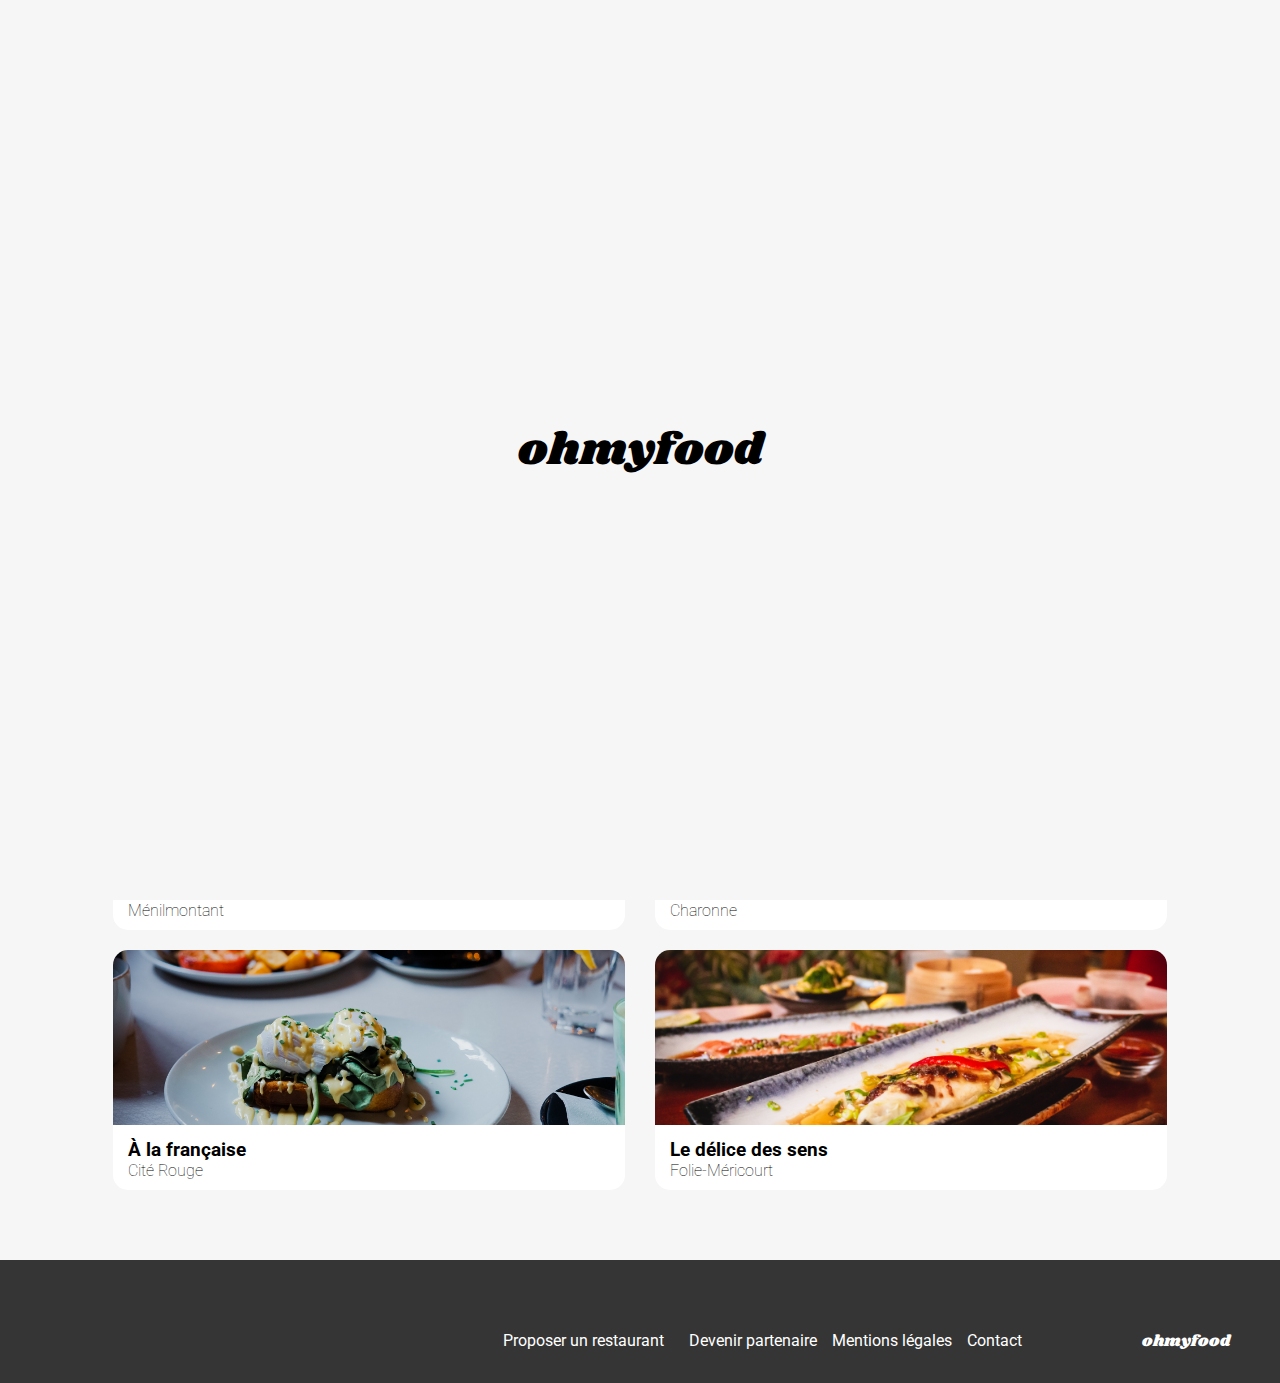
<file: index.html>
<!DOCTYPE html>
<html lang="fr">
<head>
    <meta charset="UTF-8">
    <meta name="viewport" content="width=device-width, initial-scale=1.0">
    <link rel="stylesheet" href="https://cdnjs.cloudflare.com/ajax/libs/font-awesome/6.4.2/css/all.min.css" integrity="sha512-z3gLpd7yknf1YoNbCzqRKc4qyor8gaKU1qmn+CShxbuBusANI9QpRohGBreCFkKxLhei6S9CQXFEbbKuqLg0DA==" crossorigin="anonymous" referrerpolicy="no-referrer" />
    <link rel="preconnect" href="https://fonts.gstatic.com" crossorigin>
    <link href="https://fonts.googleapis.com/css2?family=Manrope:wght@200&family=Montserrat:wght@100&family=Roboto:wght@100;500&family=Shrikhand&display=swap" rel="stylesheet">
    <link rel="stylesheet" href="./scss/style.css">
    <title>OhMyFood - Accueil</title>
</head>
<body>
    <div class="loader">
        <span class="letter">o</span>
        <span class="letter">h</span>
        <span class="letter">m</span>
        <span class="letter">y</span>
        <span class="letter">f</span>
        <span class="letter">o</span>
        <span class="letter">o</span>
        <span class="letter">d</span>
    </div>
    <header>
        <div class="LogoHeader">
            <img src="./Images_et_textes_Ohmyfood/images/logo/ohmyfood@2x.svg" alt="LogoOhmyfood">
        </div>
    </header>
    <div class="LocationBar">
        <form action="?" method="POST">
            <label for="search"><i class="fa-solid fa-location-dot"></i></label>
            <input class="SearchBar" type="text" id="search" name="lieu" placeholder="Paris, Belleville" required>
        </form>
    </div>
    <section class="Fond_Section">
        <div class="Reservation">
            <h1 class="Reservation_Title">Réservez le menu qui vous convient</h1>
            <p class="Reservation_Text">Découvrez des restaurants d'exception, sélectionnés par nos soins.</p>
            <a class="Reservation_Boutton" href="#Ancreun">Explorer nos restaurants</a>
        </div>
    </section>
    <section>
        <div class="Main_Title">
            <h1>Fonctionnement</h1>
        </div>
        <div class="Fonctionnement">
            <div class="Fonctionnement_Cards">
                <div class="Fonctionnement_Cards-Pastille">
                    <p>1</p>
                </div>
                <p><i class="fa-solid fa-mobile-screen-button fa_color margeicon"></i>Choisissez un restaurant</p>
            </div>
            <div class="Fonctionnement_Cards">
                <div class="Fonctionnement_Cards-Pastille">
                    <p>2</p>
                </div>
                <p><i class="fa-solid fa-list-ul fa_color margeicon"></i>Composez votre menu</p>
            </div>
            <div class="Fonctionnement_Cards">
                <div class="Fonctionnement_Cards-Pastille">
                    <p>3</p>
                </div>
                <p><i class="fa-solid fa-store fa_color margeicon"></i>Dégustez au restaurant</p>
            </div>
        </div>
    </section>
    <main class="Fond_Section">
        <div>
            <h1 id="Ancreun" class="Main_Title">Restaurants</h1>
        </div>
        <div class="Card-container">
            <article class="Card">
                <div class="Card-content">
                    <a href="./LaPaletteDuGout.html">
                        <div class="Card_Pastille">
                            <p>Nouveau</p>
                        </div>
                        <img src="./Images_et_textes_Ohmyfood/images/restaurants/jay-wennington-N_Y88TWmGwA-unsplash.jpg" alt="">
                        <h3 class="Card-title">La palette du goût</h3>
                        <p class="Card-subtitle">Ménilmontant</p>
                    </a>
                    <div class="Card_Coeur">
                        <i class="fa-regular fa-heart coeurfav"></i>
                        <i class="fa-solid fa-heart coeurfav"></i>
                    </div>
                </div>
            </article>
            <article class="Card">
                <div class="Card-content">
                    <a href="./LaNoteEnchantee.html">
                        <div class="Card_Pastille">
                            <p>Nouveau</p>
                        </div>
                        <img src="./Images_et_textes_Ohmyfood/images/restaurants/stil-u2Lp8tXIcjw-unsplash.jpg" alt="">
                        <h3 class="Card-title">La note enchantée</h3>
                        <p class="Card-subtitle">Charonne</p>
                    </a>
                    <i class="fa-regular fa-heart coeurfav"></i>
                    <i class="fa-solid fa-heart coeurfav"></i>
                </div>
            </article>
            <article class="Card">
                <div class="Card-content">
                    <a href="./ALaFrancaise.html">
                        <img src="./Images_et_textes_Ohmyfood/images/restaurants/toa-heftiba-DQKerTsQwi0-unsplash.jpg" alt="">
                        <h3 class="Card-title">À la française</h3>
                        <p class="Card-subtitle">Cité Rouge</p>
                    </a>
                    <div class="Card_Coeur">
                        <i class="fa-regular fa-heart coeurfav"></i>
                        <i class="fa-solid fa-heart coeurfav"></i>
                    </div>
                </div>
            </article>
            <article class="Card">
                <div class="Card-content">
                    <a href="./LeDeliceDesSens.html">
                        <img src="./Images_et_textes_Ohmyfood/images/restaurants/louis-hansel-shotsoflouis-qNBGVyOCY8Q-unsplash.jpg" alt="">
                        <h3 class="Card-title">Le délice des sens</h3>
                        <p class="Card-subtitle">Folie-Méricourt</p>
                    </a>
                    <div class="Card_Coeur">
                        <i class="fa-regular fa-heart coeurfav"></i>
                        <i class="fa-solid fa-heart coeurfav"></i>
                    </div>
                </div>
            </article>
        </div>
    </main>
    <footer class="BasDePage">
        <div>
            <p class="Footer-logo">ohmyfood</p>
        </div>
        <div class="Footer-Liste">
            <p><i class="fa-solid fa-utensils footericon"></i>Proposer un restaurant</p>
            <p><i class="fa-solid fa-handshake-angle footericon"></i>Devenir partenaire</p>
            <p>Mentions légales</p>
            <p><a href="mailto:samuel.dmb@outlook.fr">Contact</a></p>
        </div>
    </footer>
</body>
</html>
</file>
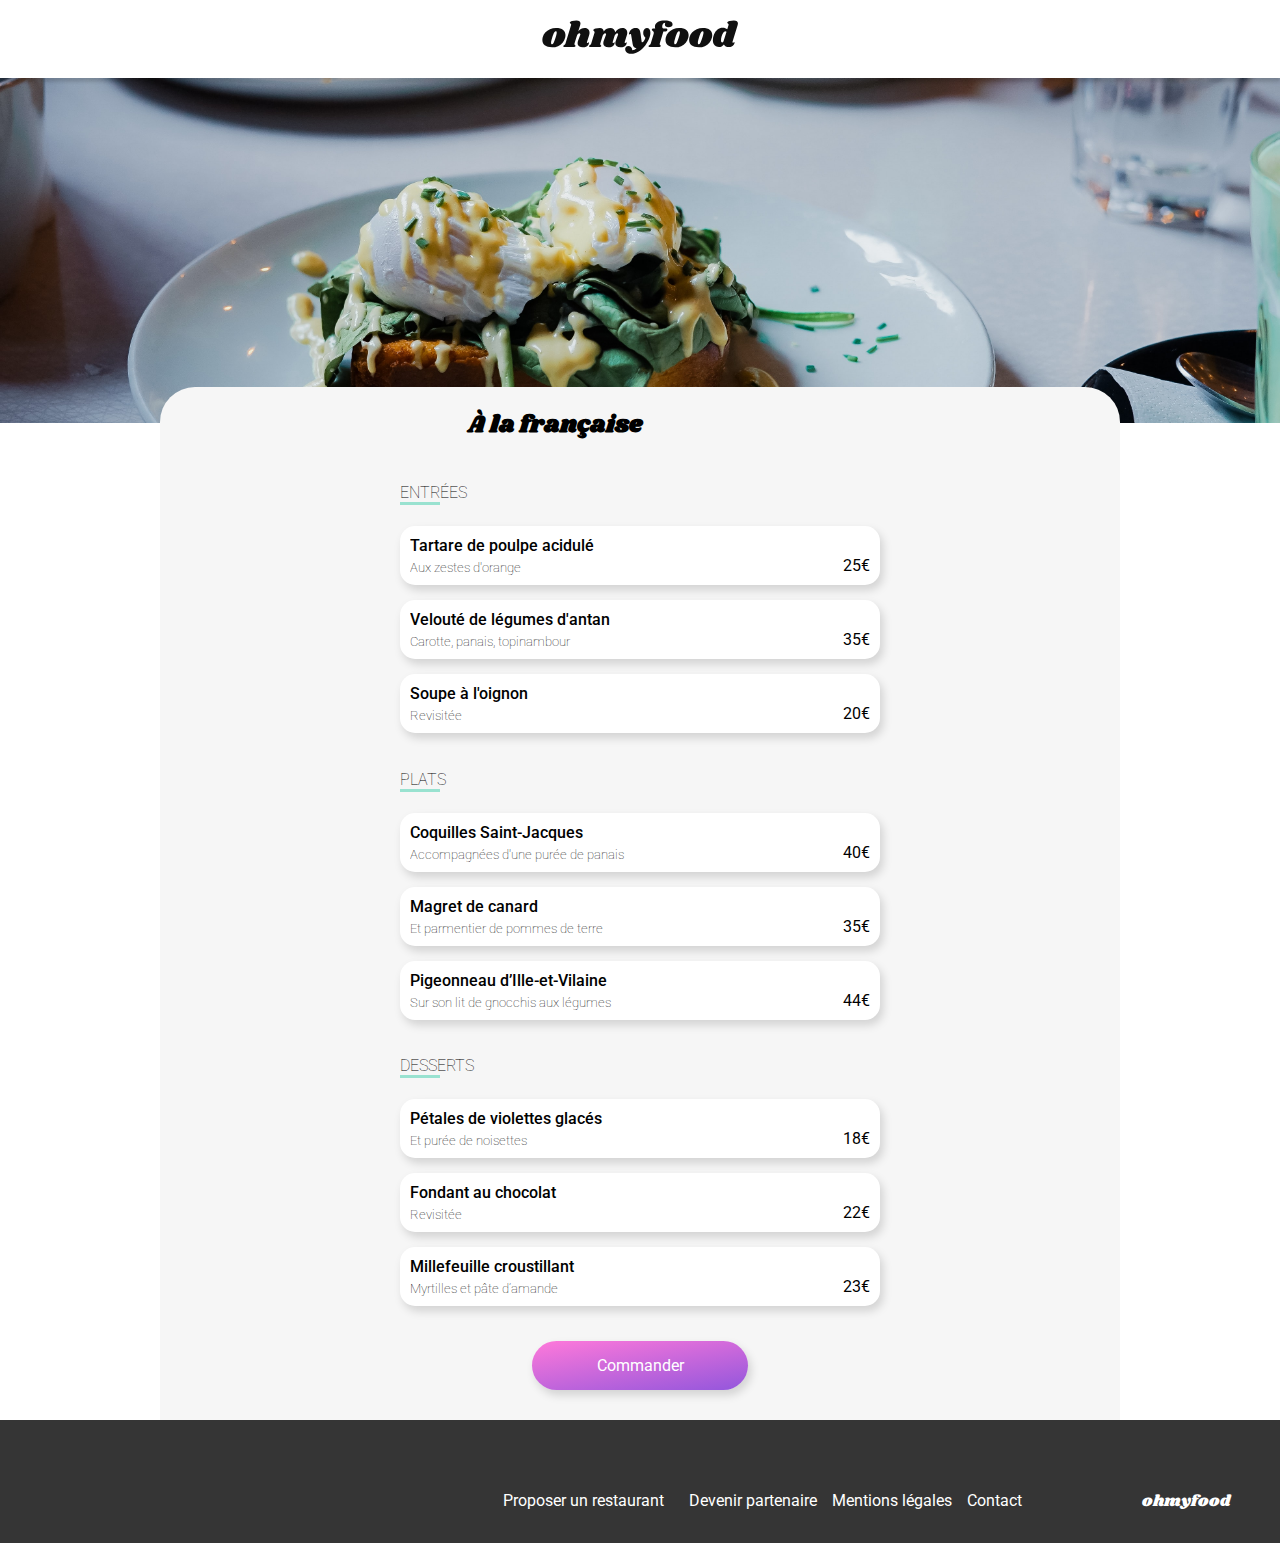
<file: ALaFrancaise.html>
<!DOCTYPE html>
<html lang="fr">
<head>
    <meta charset="UTF-8">
    <meta name="viewport" content="width=device-width, initial-scale=1.0">
    <link rel="stylesheet" href="https://cdnjs.cloudflare.com/ajax/libs/font-awesome/6.4.2/css/all.min.css" integrity="sha512-z3gLpd7yknf1YoNbCzqRKc4qyor8gaKU1qmn+CShxbuBusANI9QpRohGBreCFkKxLhei6S9CQXFEbbKuqLg0DA==" crossorigin="anonymous" referrerpolicy="no-referrer" />
    <link rel="preconnect" href="https://fonts.gstatic.com" crossorigin>
    <link href="https://fonts.googleapis.com/css2?family=Manrope:wght@200&family=Montserrat:wght@100&family=Roboto:wght@100;500&family=Shrikhand&display=swap" rel="stylesheet">
    <link rel="stylesheet" href="./scss/style.css">
    <title>Menu - À la française</title>
</head>
<body>
    <header class="Header">
        <div class="Bouton_Retour">
            <a href="./index.html"><i class="fa-solid fa-arrow-left"></i></a>
        </div>
        <div class="LogoHeader">
            <img src="./Images_et_textes_Ohmyfood/images/logo/ohmyfood@2x.svg" alt="LogoOhmyfood">
        </div>
    </header>
    <div class="ImgMenu">
        <div class="ImgPlat">
            <img class="Img_LNE" src="./Images_et_textes_Ohmyfood/images/restaurants/toa-heftiba-DQKerTsQwi0-unsplash.jpg" alt="Image À la française">
        </div>
    </div>
    <section class="Fond_Section Fond_Section--MenuEPD">
        <div class="Titre_Menu">
            <h2>À la française</h2>
            <i class="fa-regular fa-heart coeuricon"></i>
            <i class="fa-solid fa-heart coeuricon"></i>
        </div>
        <div class="MenuEPD">
            <div><h4>ENTRÉES</h4></div>
            <article class="MenuCardMeal">
                <div class="Fonctionnement_Cards Fonctionnement_Cards-Menu">
                    <div class="MenuDescription">
                        <h3>Tartare de poulpe acidulé</h3>
                        <p>Aux zestes d'orange</p>
                    </div>
                    <div class="Prix_Menu">25€</div>
                    <div class="Slide_Check">
                        <i class="fa-solid fa-check checkicon"></i>
                    </div>
                </div>
            </article>
            <article class="MenuCardMeal">
                <div class="Fonctionnement_Cards Fonctionnement_Cards-Menu">
                    <div class="MenuDescription">
                        <h3>Velouté de légumes d'antan</h3>
                        <p>Carotte, panais, topinambour</p>
                    </div>
                    <div class="Prix_Menu">35€</div>
                    <div class="Slide_Check">
                        <i class="fa-solid fa-check checkicon"></i>
                    </div>
                </div>
            </article>
            <article class="MenuCardMeal">
                <div class="Fonctionnement_Cards Fonctionnement_Cards-Menu">
                    <div class="MenuDescription">
                        <h3>Soupe à l'oignon</h3>
                        <p>Revisitée</p>
                    </div>
                    <div class="Prix_Menu">20€</div>
                    <div class="Slide_Check">
                        <i class="fa-solid fa-check checkicon"></i>
                    </div>
                </div>
            </article>
            <div><h4>PLATS</h4></div>
            <article class="MenuCardMeal">
                <div class="Fonctionnement_Cards Fonctionnement_Cards-Menu">
                    <div class="MenuDescription">
                        <h3>Coquilles Saint-Jacques</h3>
                        <p>Accompagnées d'une purée de panais</p>
                    </div>
                    <div class="Prix_Menu">40€</div>
                    <div class="Slide_Check">
                        <i class="fa-solid fa-check checkicon"></i>
                    </div>
                </div>
            </article>
            <article class="MenuCardMeal">
                <div class="Fonctionnement_Cards Fonctionnement_Cards-Menu">
                    <div class="MenuDescription">
                        <h3>Magret de canard</h3>
                        <p>Et parmentier de pommes de terre</p>
                    </div>
                    <div class="Prix_Menu">35€</div>
                    <div class="Slide_Check">
                        <i class="fa-solid fa-check checkicon"></i>
                    </div>
                </div>
            </article>
            <article class="MenuCardMeal">
                <div class="Fonctionnement_Cards Fonctionnement_Cards-Menu">
                    <div class="MenuDescription">
                        <h3>Pigeonneau d’Ille-et-Vilaine</h3>
                        <p>Sur son lit de gnocchis aux légumes</p>
                    </div>
                    <div class="Prix_Menu">44€</div>
                    <div class="Slide_Check">
                        <i class="fa-solid fa-check checkicon"></i>
                    </div>
                </div>
            </article>
            <div><h4>DESSERTS</h4></div>
            <article class="MenuCardMeal">
                <div class="Fonctionnement_Cards Fonctionnement_Cards-Menu">
                    <div class="MenuDescription">
                        <h3>Pétales de violettes glacés</h3>
                        <p>Et purée de noisettes</p>
                    </div>
                    <div class="Prix_Menu">18€</div>
                    <div class="Slide_Check">
                        <i class="fa-solid fa-check checkicon"></i>
                    </div>
                </div>
            </article>
            <article class="MenuCardMeal">
                <div class="Fonctionnement_Cards Fonctionnement_Cards-Menu">
                    <div class="MenuDescription">
                        <h3>Fondant au chocolat</h3>
                        <p>Revisitée</p>
                    </div>
                    <div class="Prix_Menu">22€</div>
                    <div class="Slide_Check">
                        <i class="fa-solid fa-check checkicon"></i>
                    </div>
                </div>
            </article>
            <article class="MenuCardMeal">
                <div class="Fonctionnement_Cards Fonctionnement_Cards-Menu">
                    <div class="MenuDescription">
                        <h3>Millefeuille croustillant</h3>
                        <p>Myrtilles et pâte d’amande</p>
                    </div>
                    <div class="Prix_Menu">23€</div>
                    <div class="Slide_Check">
                        <i class="fa-solid fa-check checkicon"></i>
                    </div>
                </div>
            </article>
        </div>
        <div class="Reservation">
            <a class="Reservation_Boutton Reservation_Boutton-Menu" href="#">Commander</a>
        </div>
    </section>
    <footer class="BasDePage">
        <div>
            <p class="Footer-logo">ohmyfood</p>
        </div>
        <div class="Footer-Liste">
            <p><i class="fa-solid fa-utensils footericon"></i>Proposer un restaurant</p>
            <p><i class="fa-solid fa-handshake-angle footericon"></i>Devenir partenaire</p>
            <p>Mentions légales</p>
            <p><a href="mailto:samuel.dmb@outlook.fr">Contact</a></p>
        </div>
    </footer>    
</body>
</html>
</file>
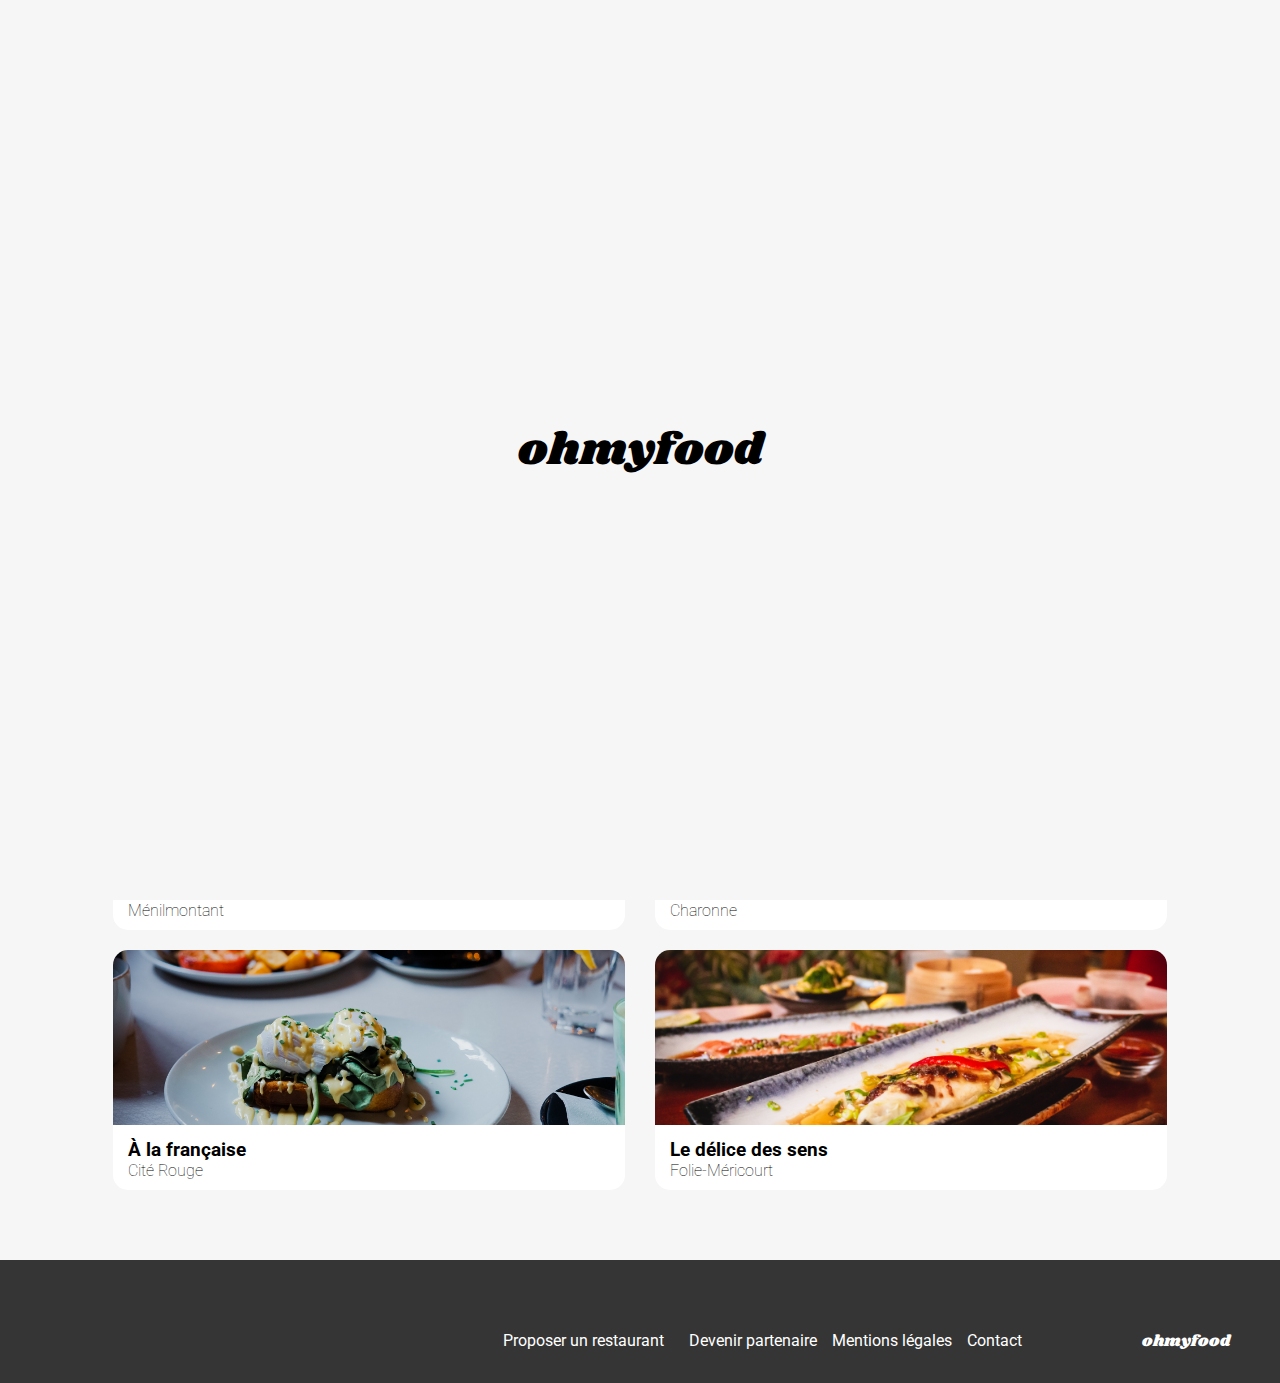
<file: homepage.html>
<!DOCTYPE html>
<html lang="fr">
<head>
    <meta charset="UTF-8">
    <meta name="viewport" content="width=device-width, initial-scale=1.0">
    <link rel="stylesheet" href="https://cdnjs.cloudflare.com/ajax/libs/font-awesome/6.4.2/css/all.min.css" integrity="sha512-z3gLpd7yknf1YoNbCzqRKc4qyor8gaKU1qmn+CShxbuBusANI9QpRohGBreCFkKxLhei6S9CQXFEbbKuqLg0DA==" crossorigin="anonymous" referrerpolicy="no-referrer" />
    <link rel="preconnect" href="https://fonts.gstatic.com" crossorigin>
    <link href="https://fonts.googleapis.com/css2?family=Manrope:wght@200&family=Montserrat:wght@100&family=Roboto:wght@100;500&family=Shrikhand&display=swap" rel="stylesheet">
    <link rel="stylesheet" href="/scss/style.css">
    <title>OhMyFood - Accueil</title>
</head>
<body>
    <div class="loader">
        <span class="letter">o</span>
        <span class="letter">h</span>
        <span class="letter">m</span>
        <span class="letter">y</span>
        <span class="letter">f</span>
        <span class="letter">o</span>
        <span class="letter">o</span>
        <span class="letter">d</span>
    </div>
    <header>
        <div class="LogoHeader">
            <img src="/Images_et_textes_Ohmyfood/images/logo/ohmyfood@2x.svg" alt="LogoOhmyfood">
        </div>
    </header>
    <div class="LocationBar">
        <form action="?" method="POST">
            <label for="search"><i class="fa-solid fa-location-dot"></i></label>
            <input class="SearchBar" type="text" id="search" name="lieu" placeholder="Paris, Belleville" required>
        </form>
    </div>
    <section class="Fond_Section">
        <div class="Reservation">
            <h1 class="Reservation_Title">Réservez le menu qui vous convient</h1>
            <p class="Reservation_Text">Découvrez des restaurants d'exception, sélectionnés par nos soins.</p>
            <a class="Reservation_Boutton" href="#Ancreun">Explorer nos restaurants</a>
        </div>
    </section>
    <section>
        <div class="Main_Title">
            <h1>Fonctionnement</h1>
        </div>
        <div class="Fonctionnement">
            <div class="Fonctionnement_Cards">
                <div class="Fonctionnement_Cards-Pastille">
                    <p>1</p>
                </div>
                <p><i class="fa-solid fa-mobile-screen-button fa_color margeicon"></i>Choisissez un restaurant</p>
            </div>
            <div class="Fonctionnement_Cards">
                <div class="Fonctionnement_Cards-Pastille">
                    <p>2</p>
                </div>
                <p><i class="fa-solid fa-list-ul fa_color margeicon"></i>Composez votre menu</p>
            </div>
            <div class="Fonctionnement_Cards">
                <div class="Fonctionnement_Cards-Pastille">
                    <p>3</p>
                </div>
                <p><i class="fa-solid fa-store fa_color margeicon"></i>Dégustez au restaurant</p>
            </div>
        </div>
    </section>
    <main class="Fond_Section">
        <div>
            <h1 id="Ancreun" class="Main_Title">Restaurants</h1>
        </div>
        <div class="Card-container">
            <article class="Card">
                <a href="LaPaletteDuGout.html">
                <div class="Card-content">
                    <div class="Card_Pastille">
                        <p>Nouveau</p>
                    </div>
                    <img src="/Images_et_textes_Ohmyfood/images/restaurants/jay-wennington-N_Y88TWmGwA-unsplash.jpg" alt="">
                    <h3 class="Card-title">La palette du goût</h3>
                    <p class="Card-subtitle">Ménilmontant</p>
                </a>
                    <div class="Card_Coeur">
                        <i class="fa-regular fa-heart coeurfav"></i>
                        <i class="fa-solid fa-heart coeurfav"></i>
                    </div>
                </div>
            </article>
            <article class="Card">
                <a href="/menu.html">
                    <div class="Card-content">
                        <div class="Card_Pastille">
                            <p>Nouveau</p>
                        </div>
                        <img src="/Images_et_textes_Ohmyfood/images/restaurants/stil-u2Lp8tXIcjw-unsplash.jpg" alt="">
                        <h3 class="Card-title">La note enchantée</h3>
                        <p class="Card-subtitle">Charonne</p>
                </a>
                    <i class="fa-regular fa-heart coeurfav"></i>
                    <i class="fa-solid fa-heart coeurfav"></i>
                </div>
            </article>
            <article class="Card">
                <a href="ALaFrancaise.html">
                <div class="Card-content">
                    <img src="/Images_et_textes_Ohmyfood/images/restaurants/toa-heftiba-DQKerTsQwi0-unsplash.jpg" alt="">
                    <h3 class="Card-title">À la française</h3>
                    <p class="Card-subtitle">Cité Rouge</p>
                </a>
                    <div class="Card_Coeur">
                        <i class="fa-regular fa-heart coeurfav"></i>
                        <i class="fa-solid fa-heart coeurfav"></i>
                    </div>
                </div>
            </article>
            <article class="Card">
                <div class="Card-content">
                    <a href="LeDeliceDesSens.html">
                    <img src="/Images_et_textes_Ohmyfood/images/restaurants/louis-hansel-shotsoflouis-qNBGVyOCY8Q-unsplash.jpg" alt="">
                    <h3 class="Card-title">Le délice des sens</h3>
                    <p class="Card-subtitle">Folie-Méricourt</p>
                </a>
                    <div class="Card_Coeur">
                        <i class="fa-regular fa-heart coeurfav"></i>
                        <i class="fa-solid fa-heart coeurfav"></i>
                    </div>
                </div>
            </article>
        </div>
    </main>
    <footer class="BasDePage">
        <div>
            <p class="Footer-logo">ohmyfood</p>
        </div>
        <div class="Footer-Liste">
            <p><i class="fa-solid fa-utensils footericon"></i>Proposer un restaurant</p>
            <p><i class="fa-solid fa-handshake-angle footericon"></i>Devenir partenaire</p>
            <p>Mentions légales</p>
            <p><a href="mailto:samuel.dmb@outlook.fr">Contact</a></p>
        </div>
    </footer>
</body>
</html>
</file>
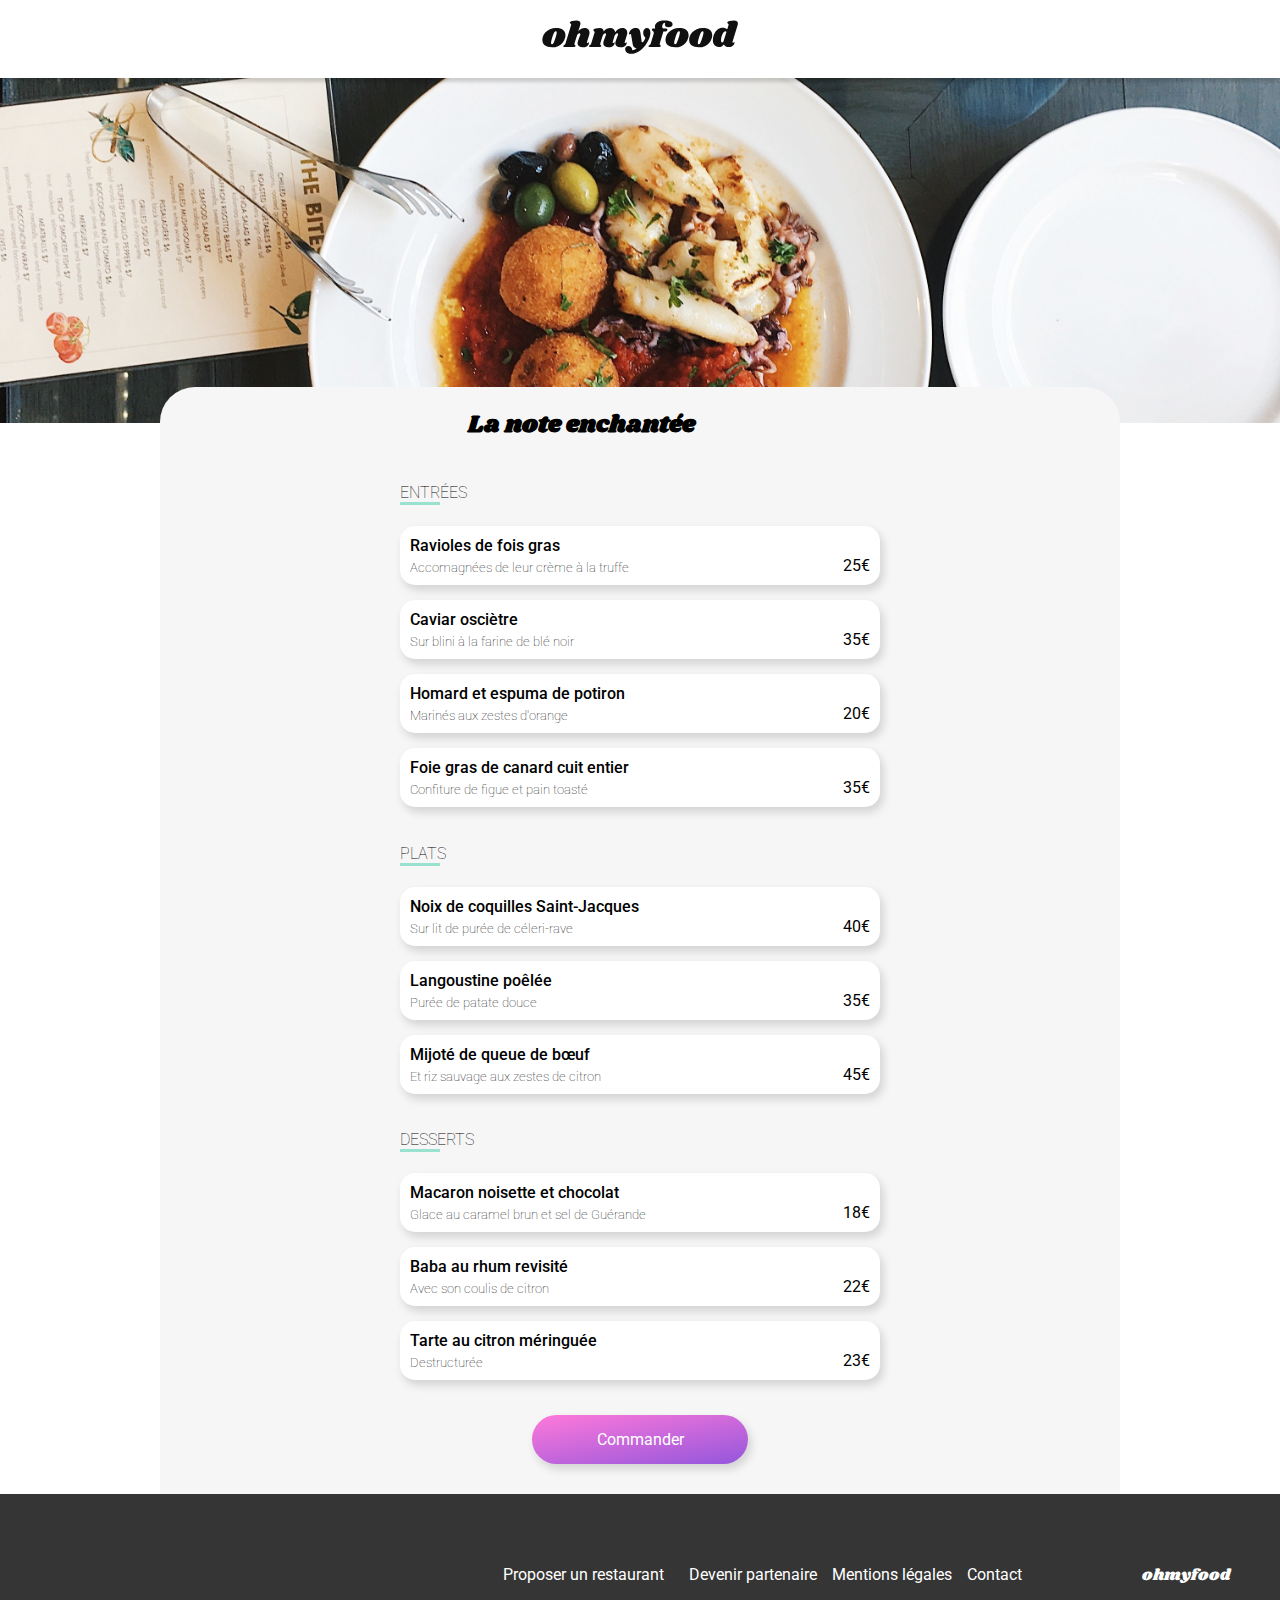
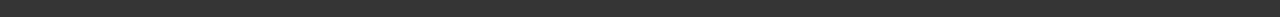
<file: LaNoteEnchantee.html>
<!DOCTYPE html>
<html lang="fr">
<head>
    <meta charset="UTF-8">
    <meta name="viewport" content="width=device-width, initial-scale=1.0">
    <link rel="stylesheet" href="https://cdnjs.cloudflare.com/ajax/libs/font-awesome/6.4.2/css/all.min.css" integrity="sha512-z3gLpd7yknf1YoNbCzqRKc4qyor8gaKU1qmn+CShxbuBusANI9QpRohGBreCFkKxLhei6S9CQXFEbbKuqLg0DA==" crossorigin="anonymous" referrerpolicy="no-referrer" />
    <link rel="preconnect" href="https://fonts.gstatic.com" crossorigin>
    <link href="https://fonts.googleapis.com/css2?family=Manrope:wght@200&family=Montserrat:wght@100&family=Roboto:wght@100;500&family=Shrikhand&display=swap" rel="stylesheet">
    <link rel="stylesheet" href="./scss/style.css">
    <title>Menu - La note enchantée</title>
</head>
<body>
    <header class="Header">
        <div class="Bouton_Retour">
            <a href="./index.html"><i class="fa-solid fa-arrow-left"></i></a>
        </div>
        <div class="LogoHeader">
            <img src="./Images_et_textes_Ohmyfood/images/logo/ohmyfood@2x.svg" alt="LogoOhmyfood">
        </div>
    </header>
    <div class="ImgMenu">
        <div class="ImgPlat">
            <img class="Img_LNE" src="./Images_et_textes_Ohmyfood/images/restaurants/stil-u2Lp8tXIcjw-unsplash.jpg" alt="Image La Note enchantée">
        </div>
    </div>
    <section class="Fond_Section Fond_Section--MenuEPD">
        <div class="Titre_Menu">
            <h2>La note enchantée</h2>
            <i class="fa-regular fa-heart coeuricon"></i>
            <i class="fa-solid fa-heart coeuricon"></i>
        </div>
        <div class="MenuEPD">
            <div><h4>ENTRÉES</h4></div>
            <article class="MenuCardMeal">
                <div class="Fonctionnement_Cards Fonctionnement_Cards-Menu">
                    <div class="MenuDescription">
                        <h3>Ravioles de fois gras</h3>
                        <p>Accomagnées de leur crème à la truffe</p>
                    </div>
                    <div class="Prix_Menu">25€</div>
                    <div class="Slide_Check">
                        <i class="fa-solid fa-check checkicon"></i>
                    </div>
                </div>
            </article>
            <article class="MenuCardMeal">
                <div class="Fonctionnement_Cards Fonctionnement_Cards-Menu">
                    <div class="MenuDescription">
                        <h3>Caviar osciètre</h3>
                        <p>Sur blini à la farine de blé noir</p>
                    </div>
                    <div class="Prix_Menu">35€</div>
                    <div class="Slide_Check">
                        <i class="fa-solid fa-check checkicon"></i>
                    </div>
                </div>
            </article>
            <article class="MenuCardMeal">
                <div class="Fonctionnement_Cards Fonctionnement_Cards-Menu">
                    <div class="MenuDescription">
                        <h3>Homard et espuma de potiron</h3>
                        <p>Marinés aux zestes d'orange</p>
                    </div>
                    <div class="Prix_Menu">20€</div>
                    <div class="Slide_Check">
                        <i class="fa-solid fa-check checkicon"></i>
                    </div>
                </div>
            </article>
            <article class="MenuCardMeal">
                <div class="Fonctionnement_Cards Fonctionnement_Cards-Menu">
                    <div class="MenuDescription">
                        <h3>Foie gras de canard cuit entier</h3>
                        <p>Confiture de figue et pain toasté</p>
                    </div>
                    <div class="Prix_Menu">35€</div>
                    <div class="Slide_Check">
                        <i class="fa-solid fa-check checkicon"></i>
                    </div>
                </div>
            </article>
            <div><h4>PLATS</h4></div>
            <article class="MenuCardMeal">
                <div class="Fonctionnement_Cards Fonctionnement_Cards-Menu">
                    <div class="MenuDescription">
                        <h3>Noix de coquilles Saint-Jacques</h3>
                        <p>Sur lit de purée de céleri-rave</p>
                    </div>
                    <div class="Prix_Menu">40€</div>
                    <div class="Slide_Check">
                        <i class="fa-solid fa-check checkicon"></i>
                    </div>
                </div>
            </article>
            <article class="MenuCardMeal">
                <div class="Fonctionnement_Cards Fonctionnement_Cards-Menu">
                    <div class="MenuDescription">
                        <h3>Langoustine poêlée</h3>
                        <p>Purée de patate douce</p>
                    </div>
                    <div class="Prix_Menu">35€</div>
                    <div class="Slide_Check">
                        <i class="fa-solid fa-check checkicon"></i>
                    </div>
                </div>
            </article>
            <article class="MenuCardMeal">
                <div class="Fonctionnement_Cards Fonctionnement_Cards-Menu">
                    <div class="MenuDescription">
                        <h3>Mijoté de queue de bœuf</h3>
                        <p>Et riz sauvage aux zestes de citron</p>
                    </div>
                    <div class="Prix_Menu">45€</div>
                    <div class="Slide_Check">
                        <i class="fa-solid fa-check checkicon"></i>
                    </div>
                </div>
            </article>
            <div><h4>DESSERTS</h4></div>
            <article class="MenuCardMeal">
                <div class="Fonctionnement_Cards Fonctionnement_Cards-Menu">
                    <div class="MenuDescription">
                        <h3>Macaron noisette et chocolat</h3>
                        <p>Glace au caramel brun et sel de Guérande</p>
                    </div>
                    <div class="Prix_Menu">18€</div>
                    <div class="Slide_Check">
                        <i class="fa-solid fa-check checkicon"></i>
                    </div>
                </div>
            </article>
            <article class="MenuCardMeal">
                <div class="Fonctionnement_Cards Fonctionnement_Cards-Menu">
                    <div class="MenuDescription">
                        <h3>Baba au rhum revisité</h3>
                        <p>Avec son coulis de citron</p>
                    </div>
                    <div class="Prix_Menu">22€</div>
                    <div class="Slide_Check">
                        <i class="fa-solid fa-check checkicon"></i>
                    </div>
                </div>
            </article>
            <article class="MenuCardMeal">
                <div class="Fonctionnement_Cards Fonctionnement_Cards-Menu">
                    <div class="MenuDescription">
                        <h3>Tarte au citron méringuée</h3>
                        <p>Destructurée</p>
                    </div>
                    <div class="Prix_Menu">23€</div>
                    <div class="Slide_Check">
                        <i class="fa-solid fa-check checkicon"></i>
                    </div>
                </div>
            </article>
        </div>
        <div class="Reservation">
            <a class="Reservation_Boutton Reservation_Boutton-Menu" href="#">Commander</a>
        </div>
    </section>
    <footer class="BasDePage">
        <div>
            <p class="Footer-logo">ohmyfood</p>
        </div>
        <div class="Footer-Liste">
            <p><i class="fa-solid fa-utensils footericon"></i>Proposer un restaurant</p>
            <p><i class="fa-solid fa-handshake-angle footericon"></i>Devenir partenaire</p>
            <p>Mentions légales</p>
            <p><a href="mailto:samuel.dmb@outlook.fr">Contact</a></p>
        </div>
    </footer>    
</body>
</html>
</file>
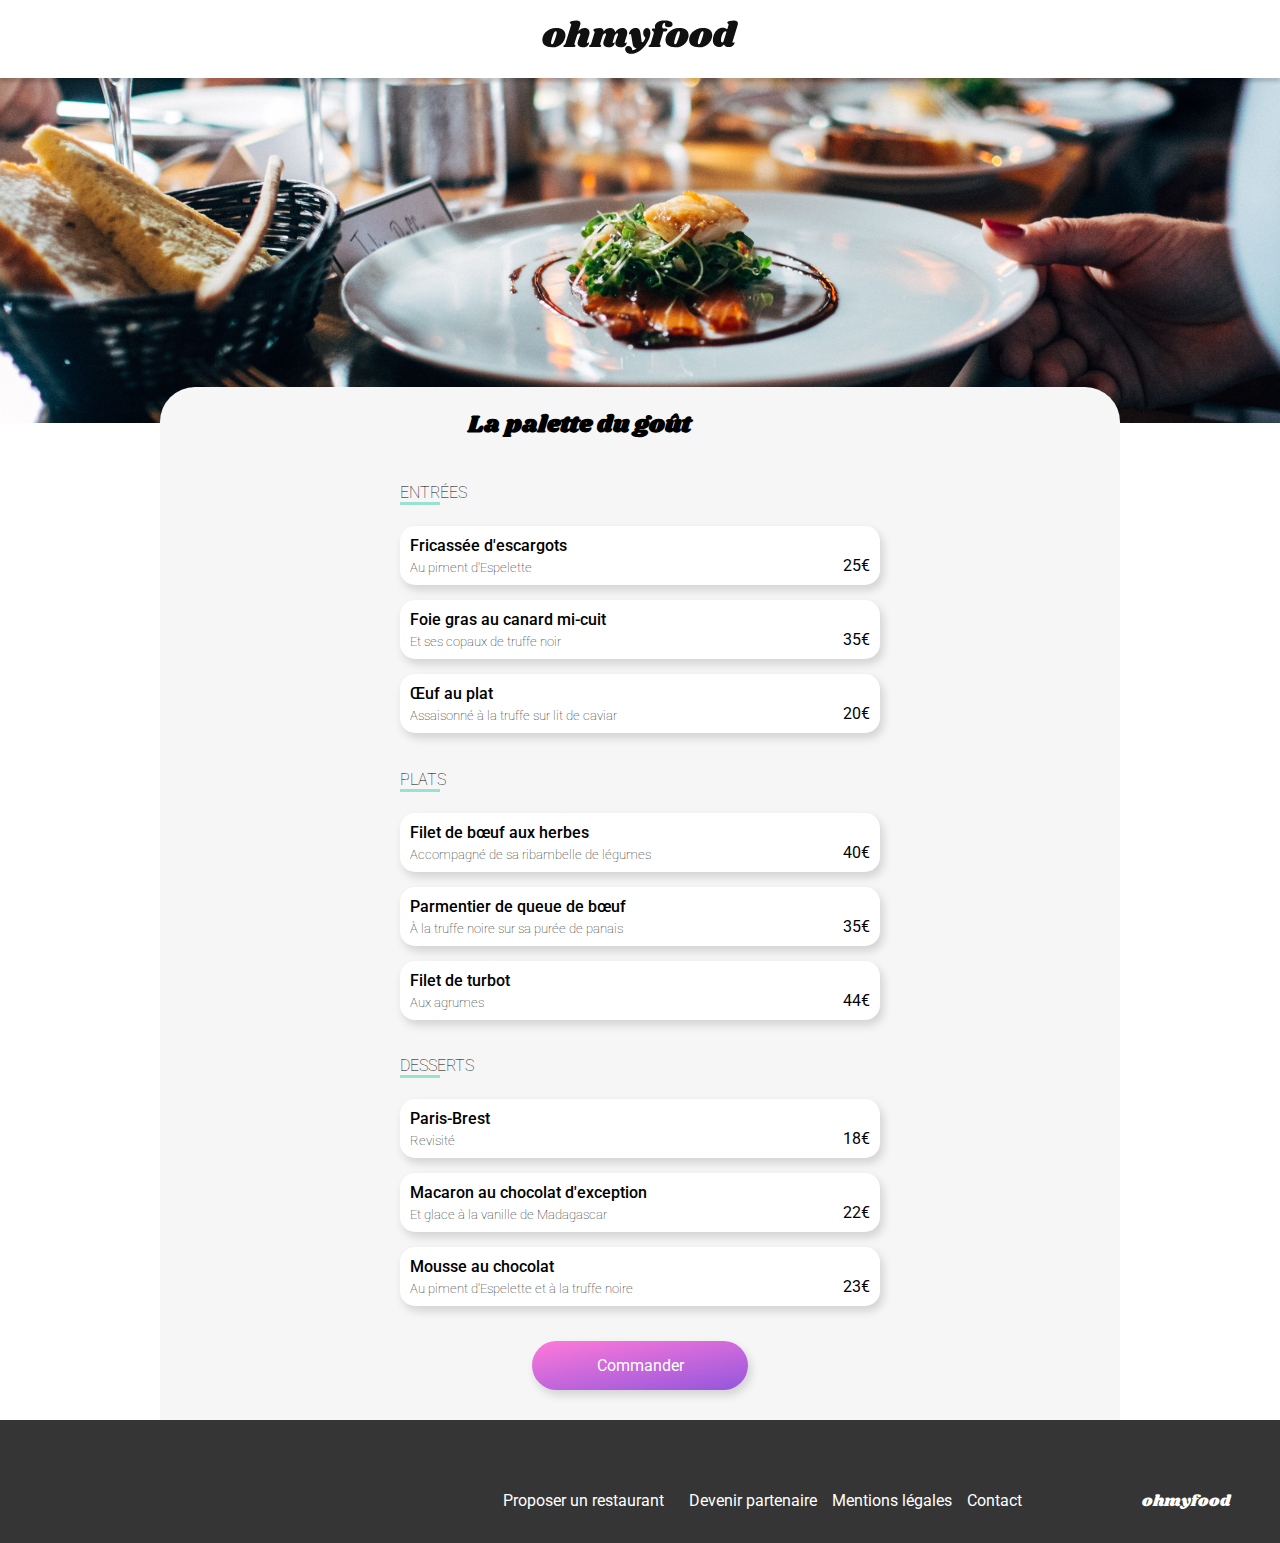
<file: LaPaletteDuGout.html>
<!DOCTYPE html>
<html lang="fr">
<head>
    <meta charset="UTF-8">
    <meta name="viewport" content="width=device-width, initial-scale=1.0">
    <link rel="stylesheet" href="https://cdnjs.cloudflare.com/ajax/libs/font-awesome/6.4.2/css/all.min.css" integrity="sha512-z3gLpd7yknf1YoNbCzqRKc4qyor8gaKU1qmn+CShxbuBusANI9QpRohGBreCFkKxLhei6S9CQXFEbbKuqLg0DA==" crossorigin="anonymous" referrerpolicy="no-referrer" />
    <link rel="preconnect" href="https://fonts.gstatic.com" crossorigin>
    <link href="https://fonts.googleapis.com/css2?family=Manrope:wght@200&family=Montserrat:wght@100&family=Roboto:wght@100;500&family=Shrikhand&display=swap" rel="stylesheet">
    <link rel="stylesheet" href="./scss/style.css">
    <title>Menu - La palette du goût</title>
</head>
<body>
    <header class="Header">
        <div class="Bouton_Retour">
            <a href="./index.html"><i class="fa-solid fa-arrow-left"></i></a>
        </div>
        <div class="LogoHeader">
            <img src="./Images_et_textes_Ohmyfood/images/logo/ohmyfood@2x.svg" alt="LogoOhmyfood">
        </div>
    </header>
    <div class="ImgMenu">
        <div class="ImgPlat">
            <img class="Img_LNE" src="./Images_et_textes_Ohmyfood/images/restaurants/jay-wennington-N_Y88TWmGwA-unsplash.jpg" alt="Image La palette du goût">
        </div>
    </div>
    <section class="Fond_Section Fond_Section--MenuEPD">
        <div class="Titre_Menu">
            <h2>La palette du goût</h2>
            <i class="fa-regular fa-heart coeuricon"></i>
            <i class="fa-solid fa-heart coeuricon"></i>
        </div>
        <div class="MenuEPD">
            <div><h4>ENTRÉES</h4></div>
            <article class="MenuCardMeal">
                <div class="Fonctionnement_Cards Fonctionnement_Cards-Menu">
                    <div class="MenuDescription">
                        <h3>Fricassée d'escargots</h3>
                        <p>Au piment d'Espelette</p>
                    </div>
                    <div class="Prix_Menu">25€</div>
                    <div class="Slide_Check">
                        <i class="fa-solid fa-check checkicon"></i>
                    </div>
                </div>
            </article>
            <article class="MenuCardMeal">
                <div class="Fonctionnement_Cards Fonctionnement_Cards-Menu">
                    <div class="MenuDescription">
                        <h3>Foie gras au canard mi-cuit</h3>
                        <p>Et ses copaux de truffe noir</p>
                    </div>
                    <div class="Prix_Menu">35€</div>
                    <div class="Slide_Check">
                        <i class="fa-solid fa-check checkicon"></i>
                    </div>
                </div>
            </article>
            <article class="MenuCardMeal">
                <div class="Fonctionnement_Cards Fonctionnement_Cards-Menu">
                    <div class="MenuDescription">
                        <h3>Œuf au plat</h3>
                        <p>Assaisonné à la truffe sur lit de caviar</p>
                    </div>
                    <div class="Prix_Menu">20€</div>
                    <div class="Slide_Check">
                        <i class="fa-solid fa-check checkicon"></i>
                    </div>
                </div>
            </article>
            <div><h4>PLATS</h4></div>
            <article class="MenuCardMeal">
                <div class="Fonctionnement_Cards Fonctionnement_Cards-Menu">
                    <div class="MenuDescription">
                        <h3>Filet de bœuf aux herbes</h3>
                        <p>Accompagné de sa ribambelle de légumes</p>
                    </div>
                    <div class="Prix_Menu">40€</div>
                    <div class="Slide_Check">
                        <i class="fa-solid fa-check checkicon"></i>
                    </div>
                </div>
            </article>
            <article class="MenuCardMeal">
                <div class="Fonctionnement_Cards Fonctionnement_Cards-Menu">
                    <div class="MenuDescription">
                        <h3>Parmentier de queue de bœuf</h3>
                        <p>À la truffe noire sur sa purée de panais</p>
                    </div>
                    <div class="Prix_Menu">35€</div>
                    <div class="Slide_Check">
                        <i class="fa-solid fa-check checkicon"></i>
                    </div>
                </div>
            </article>
            <article class="MenuCardMeal">
                <div class="Fonctionnement_Cards Fonctionnement_Cards-Menu">
                    <div class="MenuDescription">
                        <h3>Filet de turbot</h3>
                        <p>Aux agrumes</p>
                    </div>
                    <div class="Prix_Menu">44€</div>
                    <div class="Slide_Check">
                        <i class="fa-solid fa-check checkicon"></i>
                    </div>
                </div>
            </article>
            <div><h4>DESSERTS</h4></div>
            <article class="MenuCardMeal">
                <div class="Fonctionnement_Cards Fonctionnement_Cards-Menu">
                    <div class="MenuDescription">
                        <h3>Paris-Brest</h3>
                        <p>Revisité</p>
                    </div>
                    <div class="Prix_Menu">18€</div>
                    <div class="Slide_Check">
                        <i class="fa-solid fa-check checkicon"></i>
                    </div>
                </div>
            </article>
            <article class="MenuCardMeal">
                <div class="Fonctionnement_Cards Fonctionnement_Cards-Menu">
                    <div class="MenuDescription">
                        <h3>Macaron au chocolat d'exception</h3>
                        <p>Et glace à la vanille de Madagascar</p>
                    </div>
                    <div class="Prix_Menu">22€</div>
                    <div class="Slide_Check">
                        <i class="fa-solid fa-check checkicon"></i>
                    </div>
                </div>
            </article>
            <article class="MenuCardMeal">
                <div class="Fonctionnement_Cards Fonctionnement_Cards-Menu">
                    <div class="MenuDescription">
                        <h3>Mousse au chocolat</h3>
                        <p>Au piment d'Espelette et à la truffe noire</p>
                    </div>
                    <div class="Prix_Menu">23€</div>
                    <div class="Slide_Check">
                        <i class="fa-solid fa-check checkicon"></i>
                    </div>
                </div>
            </article>
        </div>
        <div class="Reservation">
            <a class="Reservation_Boutton Reservation_Boutton-Menu" href="#">Commander</a>
        </div>
    </section>
    <footer class="BasDePage">
        <div>
            <p class="Footer-logo">ohmyfood</p>
        </div>
        <div class="Footer-Liste">
            <p><i class="fa-solid fa-utensils footericon"></i>Proposer un restaurant</p>
            <p><i class="fa-solid fa-handshake-angle footericon"></i>Devenir partenaire</p>
            <p>Mentions légales</p>
            <p><a href="mailto:samuel.dmb@outlook.fr">Contact</a></p>
        </div>
    </footer>    
</body>
</html>
</file>
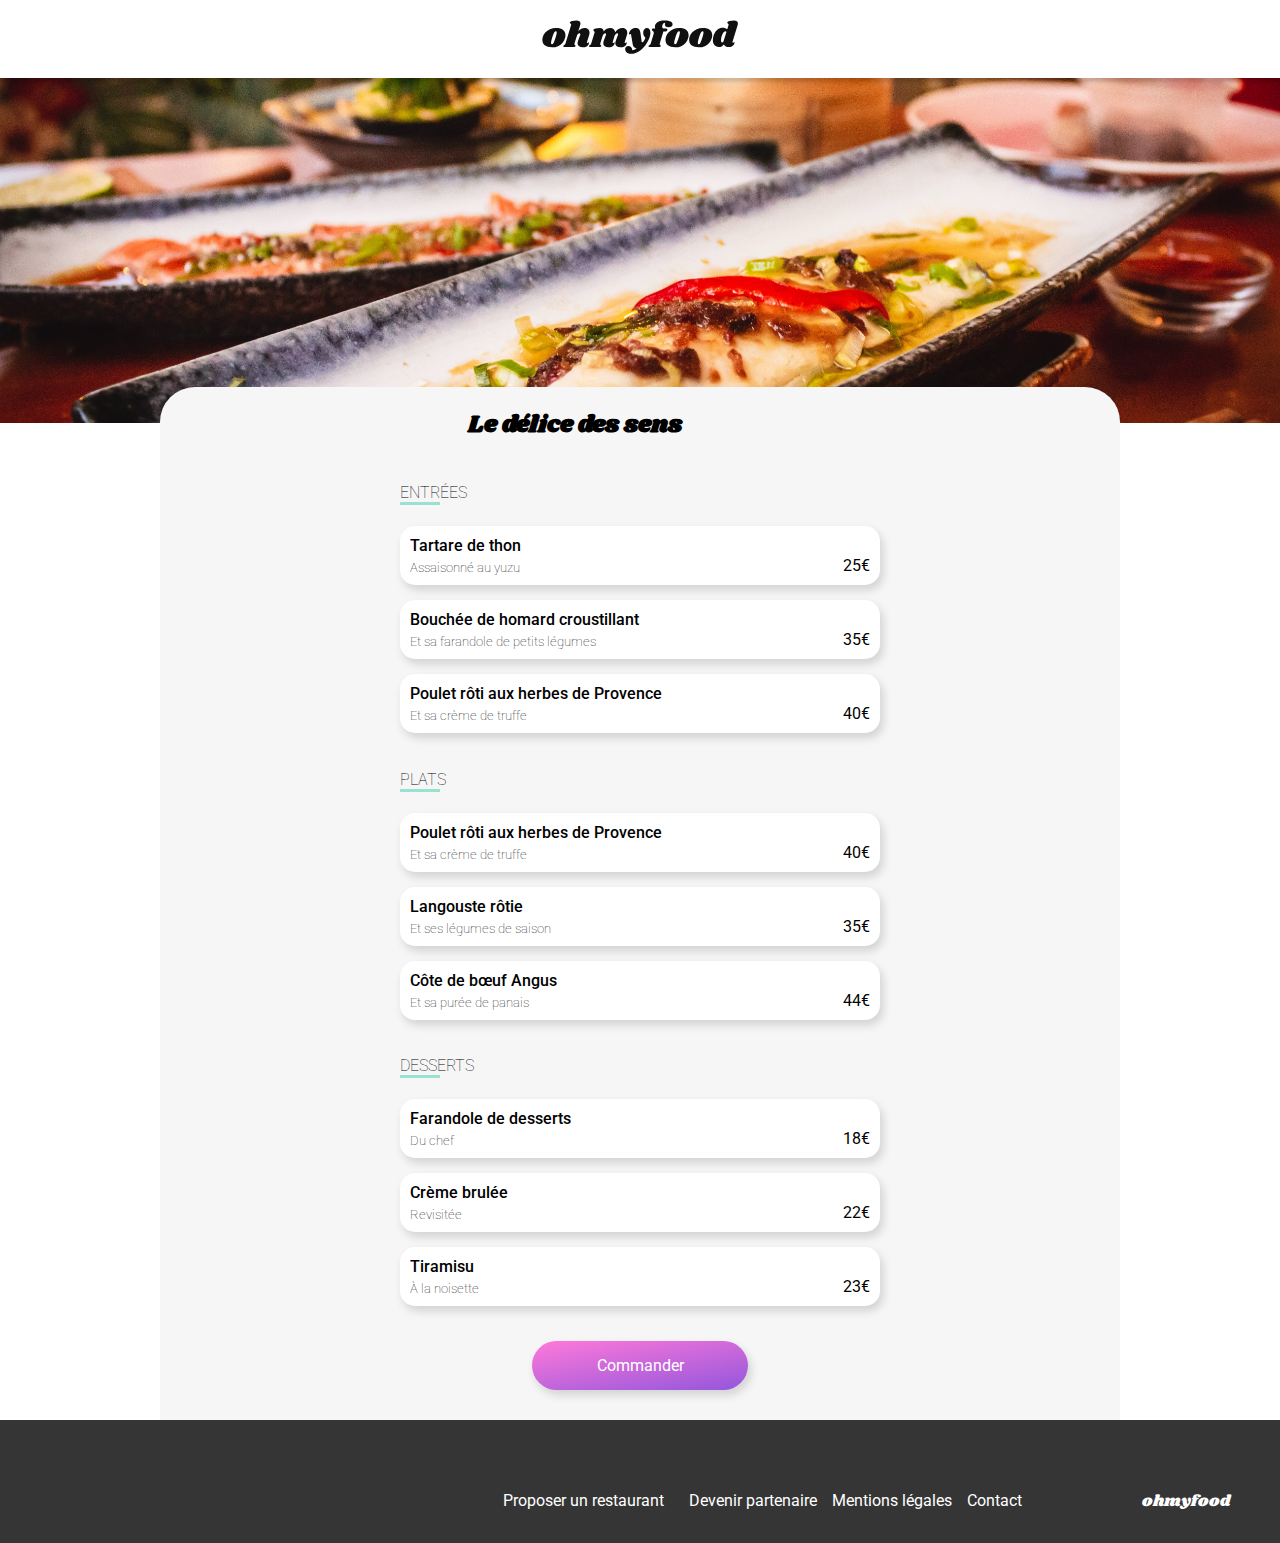
<file: LeDeliceDesSens.html>
<!DOCTYPE html>
<html lang="fr">
<head>
    <meta charset="UTF-8">
    <meta name="viewport" content="width=device-width, initial-scale=1.0">
    <link rel="stylesheet" href="https://cdnjs.cloudflare.com/ajax/libs/font-awesome/6.4.2/css/all.min.css" integrity="sha512-z3gLpd7yknf1YoNbCzqRKc4qyor8gaKU1qmn+CShxbuBusANI9QpRohGBreCFkKxLhei6S9CQXFEbbKuqLg0DA==" crossorigin="anonymous" referrerpolicy="no-referrer" />
    <link rel="preconnect" href="https://fonts.gstatic.com" crossorigin>
    <link href="https://fonts.googleapis.com/css2?family=Manrope:wght@200&family=Montserrat:wght@100&family=Roboto:wght@100;500&family=Shrikhand&display=swap" rel="stylesheet">
    <link rel="stylesheet" href="./scss/style.css">
    <title>Menu - Le Délice des sens</title>
</head>
<body>
    <header class="Header">
        <div class="Bouton_Retour">
            <a href="./index.html"><i class="fa-solid fa-arrow-left"></i></a>
        </div>
        <div class="LogoHeader">
            <img src="./Images_et_textes_Ohmyfood/images/logo/ohmyfood@2x.svg" alt="LogoOhmyfood">
        </div>
    </header>
    <div class="ImgMenu">
        <div class="ImgPlat">
            <img class="Img_LNE" src="./Images_et_textes_Ohmyfood/images/restaurants/louis-hansel-shotsoflouis-qNBGVyOCY8Q-unsplash.jpg" alt="Image Le délice des sens">
        </div>
    </div>
    <section class="Fond_Section Fond_Section--MenuEPD">
        <div class="Titre_Menu">
            <h2>Le délice des sens</h2>
            <i class="fa-regular fa-heart coeuricon"></i>
            <i class="fa-solid fa-heart coeuricon"></i>
        </div>
        <div class="MenuEPD">
            <div><h4>ENTRÉES</h4></div>
            <article class="MenuCardMeal">
                <div class="Fonctionnement_Cards Fonctionnement_Cards-Menu">
                    <div class="MenuDescription">
                        <h3>Tartare de thon</h3>
                        <p>Assaisonné au yuzu</p>
                    </div>
                    <div class="Prix_Menu">25€</div>
                    <div class="Slide_Check">
                        <i class="fa-solid fa-check checkicon"></i>
                    </div>
                </div>
            </article>
            <article class="MenuCardMeal">
                <div class="Fonctionnement_Cards Fonctionnement_Cards-Menu">
                    <div class="MenuDescription">
                        <h3>Bouchée de homard croustillant</h3>
                        <p>Et sa farandole de petits légumes</p>
                    </div>
                    <div class="Prix_Menu">35€</div>
                    <div class="Slide_Check">
                        <i class="fa-solid fa-check checkicon"></i>
                    </div>
                </div>
            </article>
            <article class="MenuCardMeal">
                <div class="Fonctionnement_Cards Fonctionnement_Cards-Menu">
                    <div class="MenuDescription">
                        <h3>Poulet rôti aux herbes de Provence</h3>
                        <p>Et sa crème de truffe</p>
                    </div>
                    <div class="Prix_Menu">40€</div>
                    <div class="Slide_Check">
                        <i class="fa-solid fa-check checkicon"></i>
                    </div>
                </div>
            </article>
            <div><h4>PLATS</h4></div>
            <article class="MenuCardMeal">
                <div class="Fonctionnement_Cards Fonctionnement_Cards-Menu">
                    <div class="MenuDescription">
                        <h3>Poulet rôti aux herbes de Provence</h3>
                        <p>Et sa crème de truffe</p>
                    </div>
                    <div class="Prix_Menu">40€</div>
                    <div class="Slide_Check">
                        <i class="fa-solid fa-check checkicon"></i>
                    </div>
                </div>
            </article>
            <article class="MenuCardMeal">
                <div class="Fonctionnement_Cards Fonctionnement_Cards-Menu">
                    <div class="MenuDescription">
                        <h3>Langouste rôtie</h3>
                        <p>Et ses légumes de saison</p>
                    </div>
                    <div class="Prix_Menu">35€</div>
                    <div class="Slide_Check">
                        <i class="fa-solid fa-check checkicon"></i>
                    </div>
                </div>
            </article>
            <article class="MenuCardMeal">
                <div class="Fonctionnement_Cards Fonctionnement_Cards-Menu">
                    <div class="MenuDescription">
                        <h3>Côte de bœuf Angus</h3>
                        <p>Et sa purée de panais</p>
                    </div>
                    <div class="Prix_Menu">44€</div>
                    <div class="Slide_Check">
                        <i class="fa-solid fa-check checkicon"></i>
                    </div>
                </div>
            </article>
            <div><h4>DESSERTS</h4></div>
            <article class="MenuCardMeal">
                <div class="Fonctionnement_Cards Fonctionnement_Cards-Menu">
                    <div class="MenuDescription">
                        <h3>Farandole de desserts</h3>
                        <p>Du chef</p>
                    </div>
                    <div class="Prix_Menu">18€</div>
                    <div class="Slide_Check">
                        <i class="fa-solid fa-check checkicon"></i>
                    </div>
                </div>
            </article>
            <article class="MenuCardMeal">
                <div class="Fonctionnement_Cards Fonctionnement_Cards-Menu">
                    <div class="MenuDescription">
                        <h3>Crème brulée</h3>
                        <p>Revisitée</p>
                    </div>
                    <div class="Prix_Menu">22€</div>
                    <div class="Slide_Check">
                        <i class="fa-solid fa-check checkicon"></i>
                    </div>
                </div>
            </article>
            <article class="MenuCardMeal">
                <div class="Fonctionnement_Cards Fonctionnement_Cards-Menu">
                    <div class="MenuDescription">
                        <h3>Tiramisu</h3>
                        <p>À la noisette</p>
                    </div>
                    <div class="Prix_Menu">23€</div>
                    <div class="Slide_Check">
                        <i class="fa-solid fa-check checkicon"></i>
                    </div>
                </div>
            </article>
        </div>
        <div class="Reservation">
            <a class="Reservation_Boutton Reservation_Boutton-Menu" href="#">Commander</a>
        </div>
    </section>
    <footer class="BasDePage">
        <div>
            <p class="Footer-logo">ohmyfood</p>
        </div>
        <div class="Footer-Liste">
            <p><i class="fa-solid fa-utensils footericon"></i>Proposer un restaurant</p>
            <p><i class="fa-solid fa-handshake-angle footericon"></i>Devenir partenaire</p>
            <p>Mentions légales</p>
            <p><a href="mailto:samuel.dmb@outlook.fr">Contact</a></p>
        </div>
    </footer>    
</body>
</html>
</file>
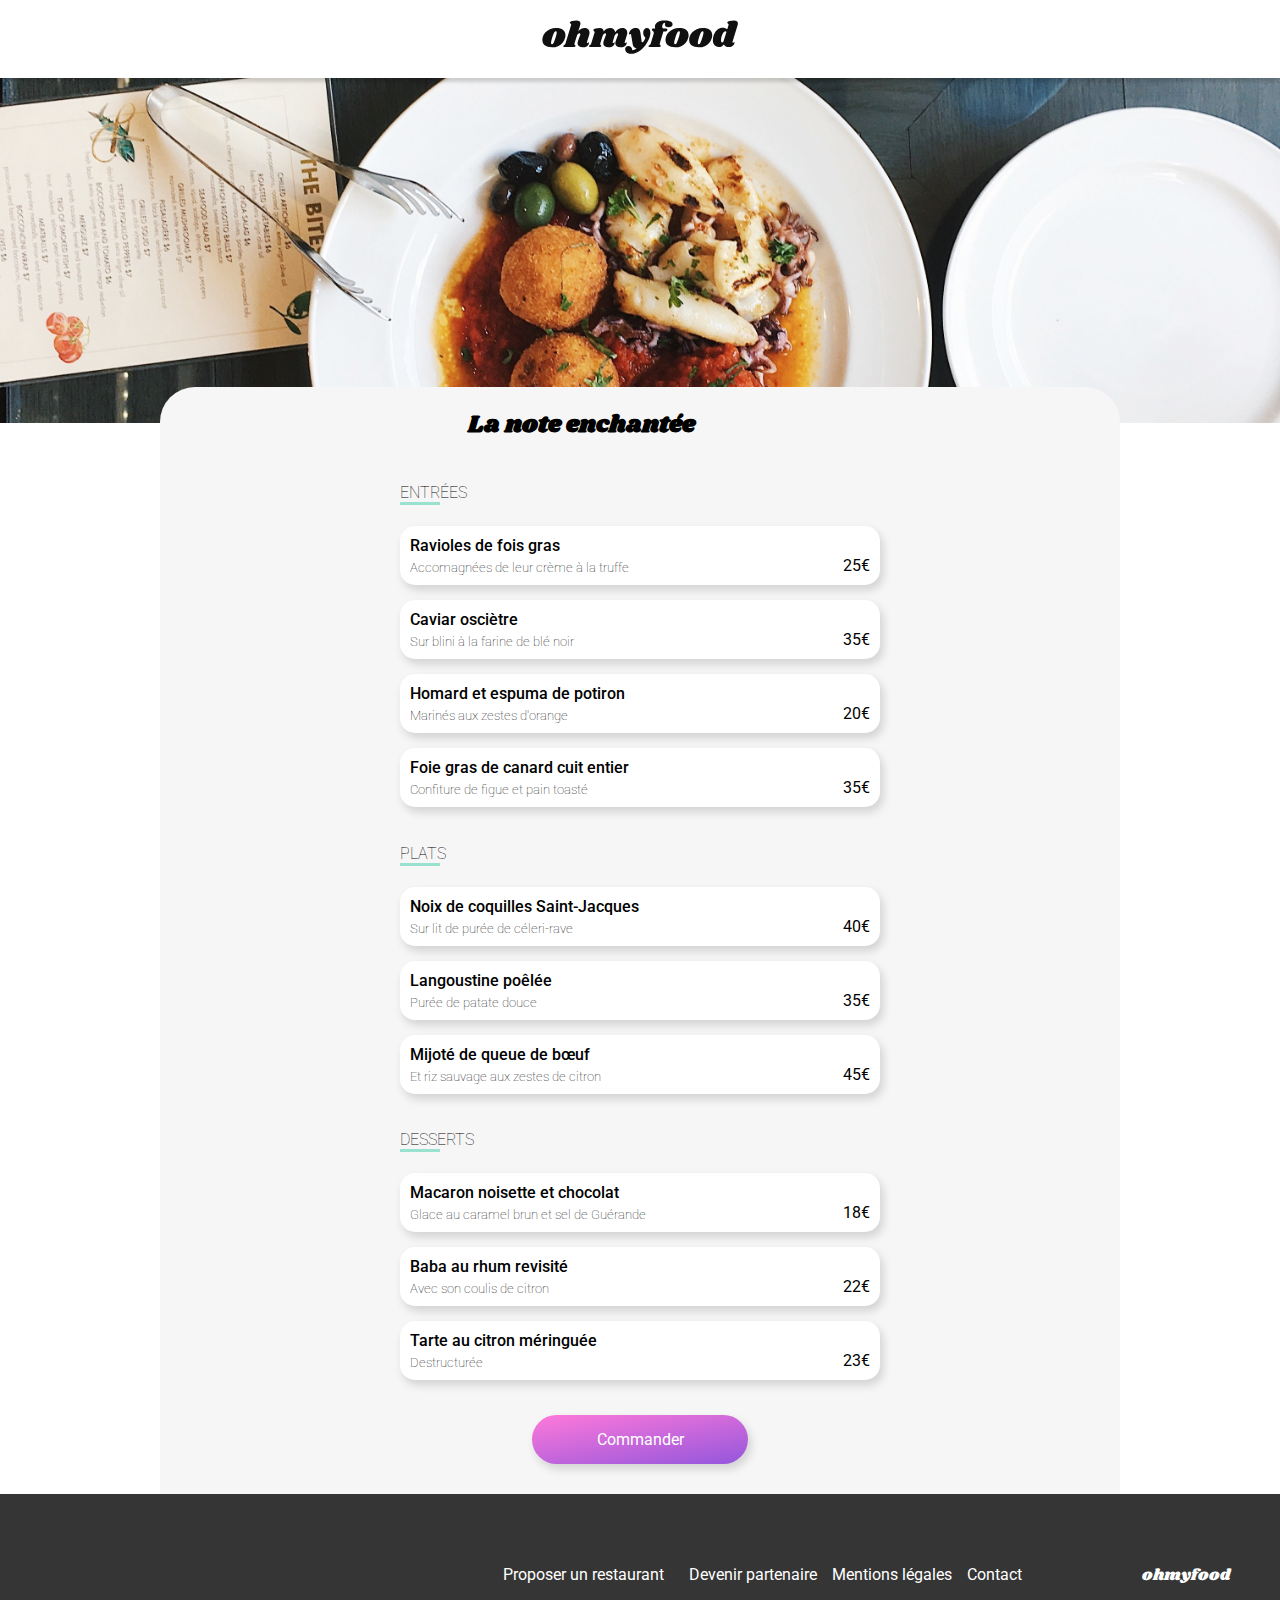
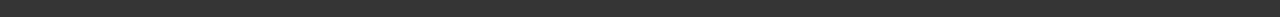
<file: menu.html>
<!DOCTYPE html>
<html lang="fr">
<head>
    <meta charset="UTF-8">
    <meta name="viewport" content="width=device-width, initial-scale=1.0">
    <link rel="stylesheet" href="https://cdnjs.cloudflare.com/ajax/libs/font-awesome/6.4.2/css/all.min.css" integrity="sha512-z3gLpd7yknf1YoNbCzqRKc4qyor8gaKU1qmn+CShxbuBusANI9QpRohGBreCFkKxLhei6S9CQXFEbbKuqLg0DA==" crossorigin="anonymous" referrerpolicy="no-referrer" />
    <link rel="preconnect" href="https://fonts.gstatic.com" crossorigin>
    <link href="https://fonts.googleapis.com/css2?family=Manrope:wght@200&family=Montserrat:wght@100&family=Roboto:wght@100;500&family=Shrikhand&display=swap" rel="stylesheet">
    <link rel="stylesheet" href="/scss/style.css">
    <title>Menu - La note enchantée</title>
</head>
<body>
    <header class="Header">
        <div class="Bouton_Retour">
            <a href="/homepage.html"><i class="fa-solid fa-arrow-left"></i></a>
        </div>
        <div class="LogoHeader">
            <img src="/Images_et_textes_Ohmyfood/images/logo/ohmyfood@2x.svg" alt="LogoOhmyfood">
        </div>
    </header>
    <div class="ImgMenu">
        <div class="ImgPlat">
            <img class="Img_LNE" src="/Images_et_textes_Ohmyfood/images/restaurants/stil-u2Lp8tXIcjw-unsplash.jpg" alt="Image La Note enchantée">
        </div>
    </div>
    <section class="Fond_Section Fond_Section--MenuEPD">
        <div class="Titre_Menu">
            <h2>La note enchantée</h2>
            <i class="fa-regular fa-heart coeuricon"></i>
            <i class="fa-solid fa-heart coeuricon"></i>
        </div>
        <div class="MenuEPD">
            <div><h4>ENTRÉES</h4></div>
            <article class="MenuCardMeal">
                <div class="Fonctionnement_Cards Fonctionnement_Cards-Menu">
                    <div class="MenuDescription">
                        <h3>Ravioles de fois gras</h3>
                        <p>Accomagnées de leur crème à la truffe</p>
                    </div>
                    <div class="Prix_Menu">25€</div>
                    <div class="Slide_Check">
                        <i class="fa-solid fa-check checkicon"></i>
                    </div>
                </div>
            </article>
            <article class="MenuCardMeal">
                <div class="Fonctionnement_Cards Fonctionnement_Cards-Menu">
                    <div class="MenuDescription">
                        <h3>Caviar osciètre</h3>
                        <p>Sur blini à la farine de blé noir</p>
                    </div>
                    <div class="Prix_Menu">35€</div>
                    <div class="Slide_Check">
                        <i class="fa-solid fa-check checkicon"></i>
                    </div>
                </div>
            </article>
            <article class="MenuCardMeal">
                <div class="Fonctionnement_Cards Fonctionnement_Cards-Menu">
                    <div class="MenuDescription">
                        <h3>Homard et espuma de potiron</h3>
                        <p>Marinés aux zestes d'orange</p>
                    </div>
                    <div class="Prix_Menu">20€</div>
                    <div class="Slide_Check">
                        <i class="fa-solid fa-check checkicon"></i>
                    </div>
                </div>
            </article>
            <article class="MenuCardMeal">
                <div class="Fonctionnement_Cards Fonctionnement_Cards-Menu">
                    <div class="MenuDescription">
                        <h3>Foie gras de canard cuit entier</h3>
                        <p>Confiture de figue et pain toasté</p>
                    </div>
                    <div class="Prix_Menu">35€</div>
                    <div class="Slide_Check">
                        <i class="fa-solid fa-check checkicon"></i>
                    </div>
                </div>
            </article>
            <div><h4>PLATS</h4></div>
            <article class="MenuCardMeal">
                <div class="Fonctionnement_Cards Fonctionnement_Cards-Menu">
                    <div class="MenuDescription">
                        <h3>Noix de coquilles Saint-Jacques</h3>
                        <p>Sur lit de purée de céleri-rave</p>
                    </div>
                    <div class="Prix_Menu">40€</div>
                    <div class="Slide_Check">
                        <i class="fa-solid fa-check checkicon"></i>
                    </div>
                </div>
            </article>
            <article class="MenuCardMeal">
                <div class="Fonctionnement_Cards Fonctionnement_Cards-Menu">
                    <div class="MenuDescription">
                        <h3>Langoustine poêlée</h3>
                        <p>Purée de patate douce</p>
                    </div>
                    <div class="Prix_Menu">35€</div>
                    <div class="Slide_Check">
                        <i class="fa-solid fa-check checkicon"></i>
                    </div>
                </div>
            </article>
            <article class="MenuCardMeal">
                <div class="Fonctionnement_Cards Fonctionnement_Cards-Menu">
                    <div class="MenuDescription">
                        <h3>Mijoté de queue de bœuf</h3>
                        <p>Et riz sauvage aux zestes de citron</p>
                    </div>
                    <div class="Prix_Menu">45€</div>
                    <div class="Slide_Check">
                        <i class="fa-solid fa-check checkicon"></i>
                    </div>
                </div>
            </article>
            <div><h4>DESSERTS</h4></div>
            <article class="MenuCardMeal">
                <div class="Fonctionnement_Cards Fonctionnement_Cards-Menu">
                    <div class="MenuDescription">
                        <h3>Macaron noisette et chocolat</h3>
                        <p>Glace au caramel brun et sel de Guérande</p>
                    </div>
                    <div class="Prix_Menu">18€</div>
                    <div class="Slide_Check">
                        <i class="fa-solid fa-check checkicon"></i>
                    </div>
                </div>
            </article>
            <article class="MenuCardMeal">
                <div class="Fonctionnement_Cards Fonctionnement_Cards-Menu">
                    <div class="MenuDescription">
                        <h3>Baba au rhum revisité</h3>
                        <p>Avec son coulis de citron</p>
                    </div>
                    <div class="Prix_Menu">22€</div>
                    <div class="Slide_Check">
                        <i class="fa-solid fa-check checkicon"></i>
                    </div>
                </div>
            </article>
            <article class="MenuCardMeal">
                <div class="Fonctionnement_Cards Fonctionnement_Cards-Menu">
                    <div class="MenuDescription">
                        <h3>Tarte au citron méringuée</h3>
                        <p>Destructurée</p>
                    </div>
                    <div class="Prix_Menu">23€</div>
                    <div class="Slide_Check">
                        <i class="fa-solid fa-check checkicon"></i>
                    </div>
                </div>
            </article>
        </div>
        <div class="Reservation">
            <a class="Reservation_Boutton Reservation_Boutton-Menu" href="#">Commander</a>
        </div>
    </section>
    <footer class="BasDePage">
        <div>
            <p class="Footer-logo">ohmyfood</p>
        </div>
        <div class="Footer-Liste">
            <p><i class="fa-solid fa-utensils footericon"></i>Proposer un restaurant</p>
            <p><i class="fa-solid fa-handshake-angle footericon"></i>Devenir partenaire</p>
            <p>Mentions légales</p>
            <p><a href="mailto:samuel.dmb@outlook.fr">Contact</a></p>
        </div>
    </footer>    
</body>
</html>
</file>
<file: scss/style.css>
@charset "UTF-8";
* {
  font-family: "Roboto", sans-serif;
}

html, body {
  margin: 0;
  padding: 0;
}

h1 {
  font-size: 24px;
}

/*LOADER*/
.loader {
  position: fixed;
  background-color: #F6F6F6;
  width: 100%;
  height: 100%;
  display: flex;
  align-items: center;
  justify-content: center;
  z-index: 5;
  animation: loaderoff 1s ease-out forwards;
  animation-delay: 2.7s;
}
@keyframes loaderoff {
  0% {
    transform: scaleZ(1);
  }
  100% {
    transform: scaleZ(0);
    opacity: 0;
  }
}
.loader .letter {
  font-family: "Shrikhand", cursive;
  font-size: 45px;
  animation: loadingpageup 1s ease-out forwards;
}
@keyframes loadingpageup {
  0% {
    transform: translateY(100%);
  }
  100% {
    transform: translate(0);
  }
}
@keyframes loadingpagecolor {
  0% {
    color: #9356DC;
    text-shadow: 0 0 7px #9356DC;
  }
  100% {
    color: #9356DC;
    text-shadow: 0 0 7px #9356DC;
  }
}
.loader .letter:nth-child(1) {
  animation-name: loadingpagecolor;
  animation-delay: 0.3s;
}
.loader .letter:nth-child(2) {
  animation-name: loadingpagecolor;
  animation-delay: 0.6s;
}
.loader .letter:nth-child(3) {
  animation-name: loadingpagecolor;
  animation-delay: 0.9s;
}
.loader .letter:nth-child(4) {
  animation-name: loadingpagecolor;
  animation-delay: 1.2s;
}
.loader .letter:nth-child(5) {
  animation-name: loadingpagecolor;
  animation-delay: 1.5s;
}
.loader .letter:nth-child(6) {
  animation-name: loadingpagecolor;
  animation-delay: 1.8s;
}
.loader .letter:nth-child(7) {
  animation-name: loadingpagecolor;
  animation-delay: 2.1s;
}
.loader .letter:nth-child(8) {
  animation-name: loadingpagecolor;
  animation-delay: 2.4s;
}

/*Header*/
header {
  box-shadow: 0px 4px 3px rgba(0, 0, 0, 0.1490196078);
}

.LogoHeader {
  text-align: center;
  padding: 20px;
}

.LocationBar {
  background-color: #EAEAEA;
  padding: 20px;
  width: 100%;
  box-sizing: border-box;
  text-align: center;
  margin-top: 4px;
}

.SearchBar {
  background-color: #EAEAEA;
  border: none;
  text-align: center;
  color: #353535;
}

/*Réservation*/
.Fond_Section {
  display: flex;
  background-color: #F6F6F6;
  flex-direction: column;
  /*PAGES MENU*/
}
.Fond_Section--MenuEPD {
  display: flex;
  z-index: 1;
  width: 100%;
  border-radius: 35px 35px 0 0;
}
.Fond_Section--MenuEPD .MenuEPD .MenuCardMeal {
  animation: appear 2s;
  animation-fill-mode: both;
}
@keyframes appear {
  0% {
    transform: translateY(100%);
    opacity: 0;
  }
  100% {
    transform: translateY(0);
    opacity: 1;
  }
}
.Fond_Section--MenuEPD .MenuEPD .MenuCardMeal:nth-child(1) {
  animation-delay: 100ms;
}
.Fond_Section--MenuEPD .MenuEPD .MenuCardMeal:nth-child(2) {
  animation-delay: 200ms;
}
.Fond_Section--MenuEPD .MenuEPD .MenuCardMeal:nth-child(3) {
  animation-delay: 300ms;
}
.Fond_Section--MenuEPD .MenuEPD .MenuCardMeal:nth-child(4) {
  animation-delay: 400ms;
}
.Fond_Section--MenuEPD .MenuEPD .MenuCardMeal:nth-child(5) {
  animation-delay: 500ms;
}
.Fond_Section--MenuEPD .MenuEPD .MenuCardMeal:nth-child(6) {
  animation-delay: 600ms;
}
.Fond_Section--MenuEPD .MenuEPD .MenuCardMeal:nth-child(7) {
  animation-delay: 700ms;
}
.Fond_Section--MenuEPD .MenuEPD .MenuCardMeal:nth-child(8) {
  animation-delay: 800ms;
}
.Fond_Section--MenuEPD .MenuEPD .MenuCardMeal:nth-child(9) {
  animation-delay: 900ms;
}
.Fond_Section--MenuEPD .MenuEPD .MenuCardMeal:nth-child(10) {
  animation-delay: 1000ms;
}
.Fond_Section--MenuEPD .MenuEPD .MenuCardMeal:nth-child(11) {
  animation-delay: 1100ms;
}
.Fond_Section--MenuEPD .MenuEPD .MenuCardMeal:nth-child(12) {
  animation-delay: 1200ms;
}
.Fond_Section--MenuEPD .MenuEPD .MenuCardMeal:nth-child(13) {
  animation-delay: 1300ms;
}
.Fond_Section--MenuEPD .Titre_Menu {
  display: flex;
  flex-direction: row;
  position: relative;
}
.Fond_Section--MenuEPD h2 {
  margin-left: 20px;
  font-family: "Shrikhand", cursive;
}
.Fond_Section--MenuEPD .coeuricon {
  position: absolute;
  right: 25px;
  bottom: 30px;
}
.Fond_Section--MenuEPD .coeuricon + .fa-solid {
  color: transparent;
  background-image: linear-gradient(170deg, #FF79DA, #9356DC);
  background-clip: text;
  -webkit-background-clip: text;
  opacity: 0;
}
.Fond_Section--MenuEPD .coeuricon + .fa-solid:hover {
  opacity: 1;
}
.Fond_Section--MenuEPD h4 {
  margin-left: 15px;
  font-weight: lighter;
}
.Fond_Section--MenuEPD h4::after {
  display: block;
  content: "";
  background-color: #99E2D0;
  width: 40px;
  height: 3px;
}

.Reservation_Title, .Reservation_Text {
  text-align: center;
}

.Reservation_Title {
  margin: 40px 30px 20px 30px;
}

.Reservation_Text {
  font-weight: lighter;
  margin-top: 0;
}

.Reservation_Boutton {
  display: flex;
  color: white;
  text-decoration: none;
  border-radius: 25px;
  padding: 15px;
  width: 218px;
  justify-content: center;
  align-content: center;
  margin: auto;
  margin-bottom: 50px;
  box-shadow: 3px 5px 10px rgba(0, 0, 0, 0.1490196078);
  background-image: linear-gradient(170deg, #FF79DA, #9356DC);
}
.Reservation_Boutton-Menu {
  width: 186px;
  margin-bottom: 30px;
  margin-top: 20px;
}
.Reservation_Boutton:hover {
  transform: scale(1.02);
  opacity: 0.9;
}

/*FONCTIONNEMENT*/
.Fonctionnement {
  display: flex;
  flex-direction: column;
}

.Main_Title {
  margin: 40px 0px 30px 15px;
}

.Fonctionnement_Cards {
  background-color: #F6F6F6;
  text-align: center;
  width: 80%;
  margin: auto;
  padding: 10px;
  border-radius: 20px;
  margin-bottom: 25px;
  position: relative;
  box-shadow: 3px 5px 10px rgba(0, 0, 0, 0.1490196078);
}
.Fonctionnement_Cards:hover {
  transform: scale(1.02);
}
.Fonctionnement_Cards:hover .fa_color {
  color: #9356DC;
}
.Fonctionnement_Cards .Prix_Menu {
  margin-left: auto;
  margin-top: auto;
  padding: 10px;
}
.Fonctionnement_Cards-Menu {
  display: flex;
  padding: 0;
  margin-bottom: 15px;
  flex-direction: row;
  background-color: #FFFFFF;
  width: 94%;
  text-align: start;
  border-radius: 15px;
  overflow: hidden;
  /*CHECK*/
}
.Fonctionnement_Cards-Menu:hover .Slide_Check {
  margin-right: 0px;
}
.Fonctionnement_Cards-Menu:hover .Slide_Check .checkicon {
  animation: iconrotation 1s;
}
.Fonctionnement_Cards-Menu .Slide_Check {
  transition: all 1s;
  background-color: #99E2D0;
  display: flex;
  margin-right: -74px;
  width: 75px;
  border-radius: 0px 15px 15px 0px;
}
.Fonctionnement_Cards-Menu .Slide_Check .checkicon {
  color: #99E2D0;
  margin: auto;
  text-align: center;
  background-color: #FFFFFF;
  border-radius: 50%;
  width: 26px;
  padding: 5px 0px 5px 0px;
}
@keyframes iconrotation {
  0% {
    transform: rotate(-270deg);
  }
  100% {
    transform: rotate(0);
  }
}
.Fonctionnement_Cards-Menu .MenuDescription {
  white-space: nowrap;
  overflow: hidden;
  padding: 10px;
  width: 85%;
}
.Fonctionnement_Cards-Menu:hover {
  transform: none;
}
.Fonctionnement_Cards-Menu h3 {
  margin: 0 0 5px 0;
  font-weight: 500;
  font-size: 16px;
  overflow: hidden;
  text-overflow: ellipsis;
}
.Fonctionnement_Cards-Menu p {
  font-weight: lighter;
  font-size: 13px;
  margin: 0;
  overflow: hidden;
  text-overflow: ellipsis;
}
.Fonctionnement_Cards .margeicon {
  margin-right: 20px;
}
.Fonctionnement_Cards-Pastille {
  color: #FFFFFF;
  background-color: #9356DC;
  border-radius: 100px;
  width: 20px;
  position: absolute;
  left: -5px;
  top: 25px;
}
.Fonctionnement_Cards-Pastille p {
  padding: 0px;
  margin: 0;
}

/* RESTAURANTS*/
.Card-container {
  display: flex;
  flex-direction: column;
  margin-bottom: 50px;
}
.Card-container a {
  text-decoration: none;
  color: black;
}
.Card-container .Card {
  background-color: #FFFFFF;
  border-radius: 15px;
  margin: 0px 15px 20px 15px;
  height: 240px;
}
.Card-container .Card-subtitle {
  font-weight: lighter;
}
.Card-container .Card-content {
  display: flex;
  flex-direction: column;
  width: 100%;
  position: relative;
}
.Card-container .Card img {
  height: 175px;
  -o-object-fit: cover;
     object-fit: cover;
  width: 100%;
  border-top-left-radius: 15px;
  border-top-right-radius: 15px;
  margin-bottom: 10px;
}
.Card-container .Card-title, .Card-container .Card-subtitle {
  margin: auto;
  margin-left: 15px;
}
.Card-container .Card_Pastille {
  display: flex;
  width: 80px;
  height: 29px;
  background-color: #99E2D0;
  border-radius: 2px;
  position: absolute;
  top: 13px;
  right: 13px;
}
.Card-container .Card_Pastille p {
  color: #008766;
  text-align: center;
  margin: auto;
}
.Card-container .Card .coeurfav {
  position: absolute;
  right: 25px;
  bottom: 10px;
}
.Card-container .Card .coeurfav + .fa-solid {
  color: transparent;
  background-image: linear-gradient(170deg, #FF79DA, #9356DC);
  background-clip: text;
  -webkit-background-clip: text;
  opacity: 0;
}
.Card-container .Card .coeurfav + .fa-solid:hover {
  opacity: 1;
}

/*FOOTER*/
.BasDePage {
  display: flex;
  flex-direction: column;
  background-color: #353535;
  width: 100%;
}
.BasDePage .Footer-logo {
  font-family: "Shrikhand", cursive;
  margin-top: 0;
  color: #FFFFFF;
  padding-top: 20px;
  padding-left: 20px;
}
.BasDePage .Footer-Liste p {
  color: #FFFFFF;
  margin-top: 0;
  margin-bottom: 0;
  padding-bottom: 15px;
  padding-left: 15px;
}
.BasDePage .Footer-Liste a {
  text-decoration: none;
  color: #FFFFFF;
}
.BasDePage .Footer-Liste .footericon {
  color: #FFFFFF;
  margin-right: 10px;
}

/* MEDIA QUERIES DESKTOP*/
@media (min-width: 1280px) {
  .Main_Title {
    margin-left: 140px;
  }
  /* FONCTIONNEMENT*/
  .Fonctionnement {
    flex-direction: row;
  }
  .Fonctionnement_Cards {
    width: 20%;
    margin: 0px 0px 60px 140px;
  }
  /*SECTION MENUS*/
  .ImgPlat img {
    height: 383px;
  }
  .Fond_Section--MenuEPD {
    width: 75%;
    margin: auto;
  }
  .Fond_Section--MenuEPD .Titre_Menu {
    display: flex;
    justify-content: space-between;
    width: 40%;
    margin: auto;
  }
  .Fonctionnement_Cards-Menu {
    margin: 0px 0px 15px 0px;
    width: 100%;
  }
  .Fonctionnement_Cards-Menu .Slide_Check {
    width: 65px;
    margin-right: -65px;
  }
  .Fonctionnement_Cards-Menu .Slide_Check .checkicon {
    width: 40%;
  }
  .MenuEPD {
    width: 50%;
    margin: auto;
  }
  .MenuEPD h4 {
    margin-left: 0;
  }
  /* RESTAURANTS*/
  .Card-container {
    flex-direction: row;
    flex-wrap: wrap;
    justify-content: center;
  }
  .Card {
    width: 40%;
  }
  /*FOOTER*/
  .BasDePage {
    flex-direction: row-reverse;
    align-items: baseline;
  }
  .BasDePage .Footer-logo {
    margin: 50px 50px 30px 100px;
  }
  .BasDePage .Footer-Liste {
    display: flex;
    flex-direction: row;
  }
}
/*MENUS*/
.Header {
  display: flex;
  align-items: baseline;
  justify-content: center;
  position: fixed;
  width: 100%;
  z-index: 2;
  background-color: #FFFFFF;
}
.Header .Bouton_Retour {
  font-size: x-large;
  position: absolute;
  left: 20px;
  top: 25px;
}
.Header .Bouton_Retour i {
  color: black;
}

.Img_LNE {
  width: 100%;
  -o-object-fit: cover;
     object-fit: cover;
  height: 250px;
  position: relative;
  top: 40px;
  z-index: -5;
}

.MenuEPD {
  display: flex;
  flex-direction: column;
}/*# sourceMappingURL=style.css.map */
</file>
